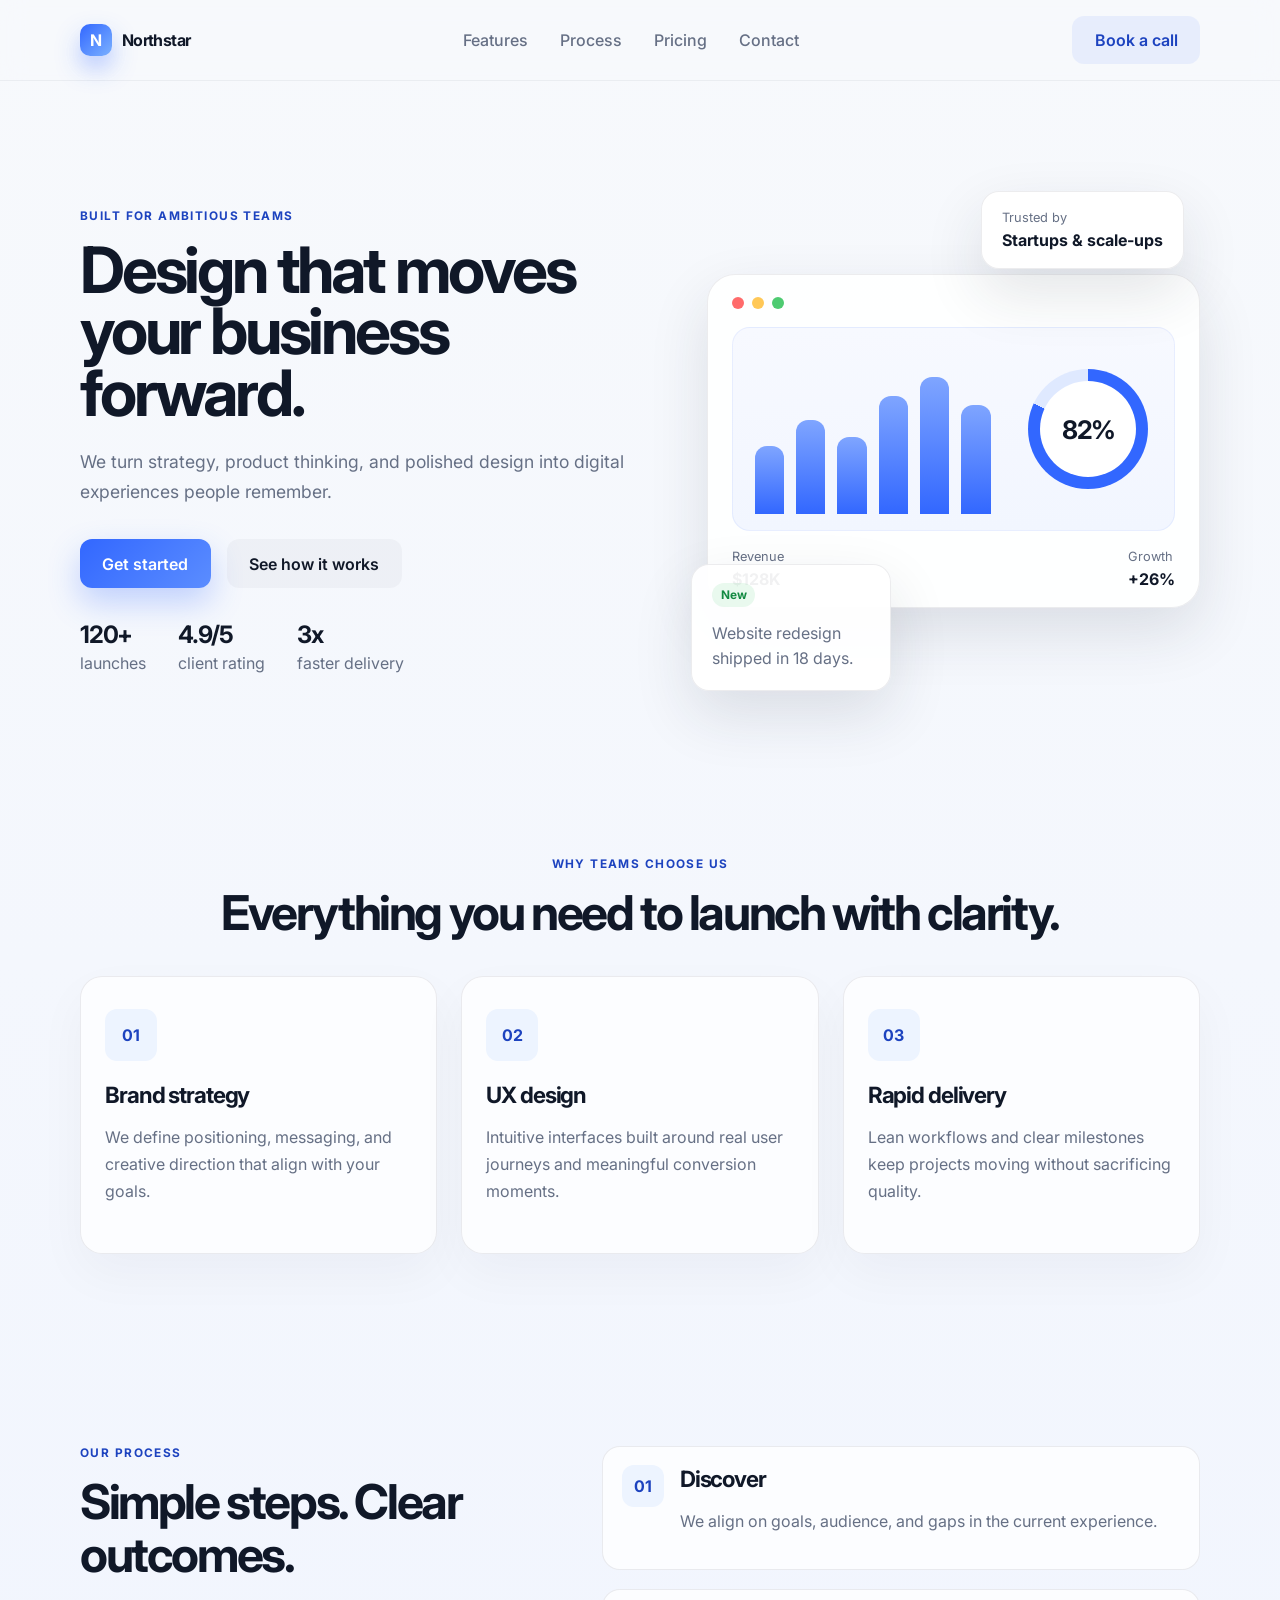
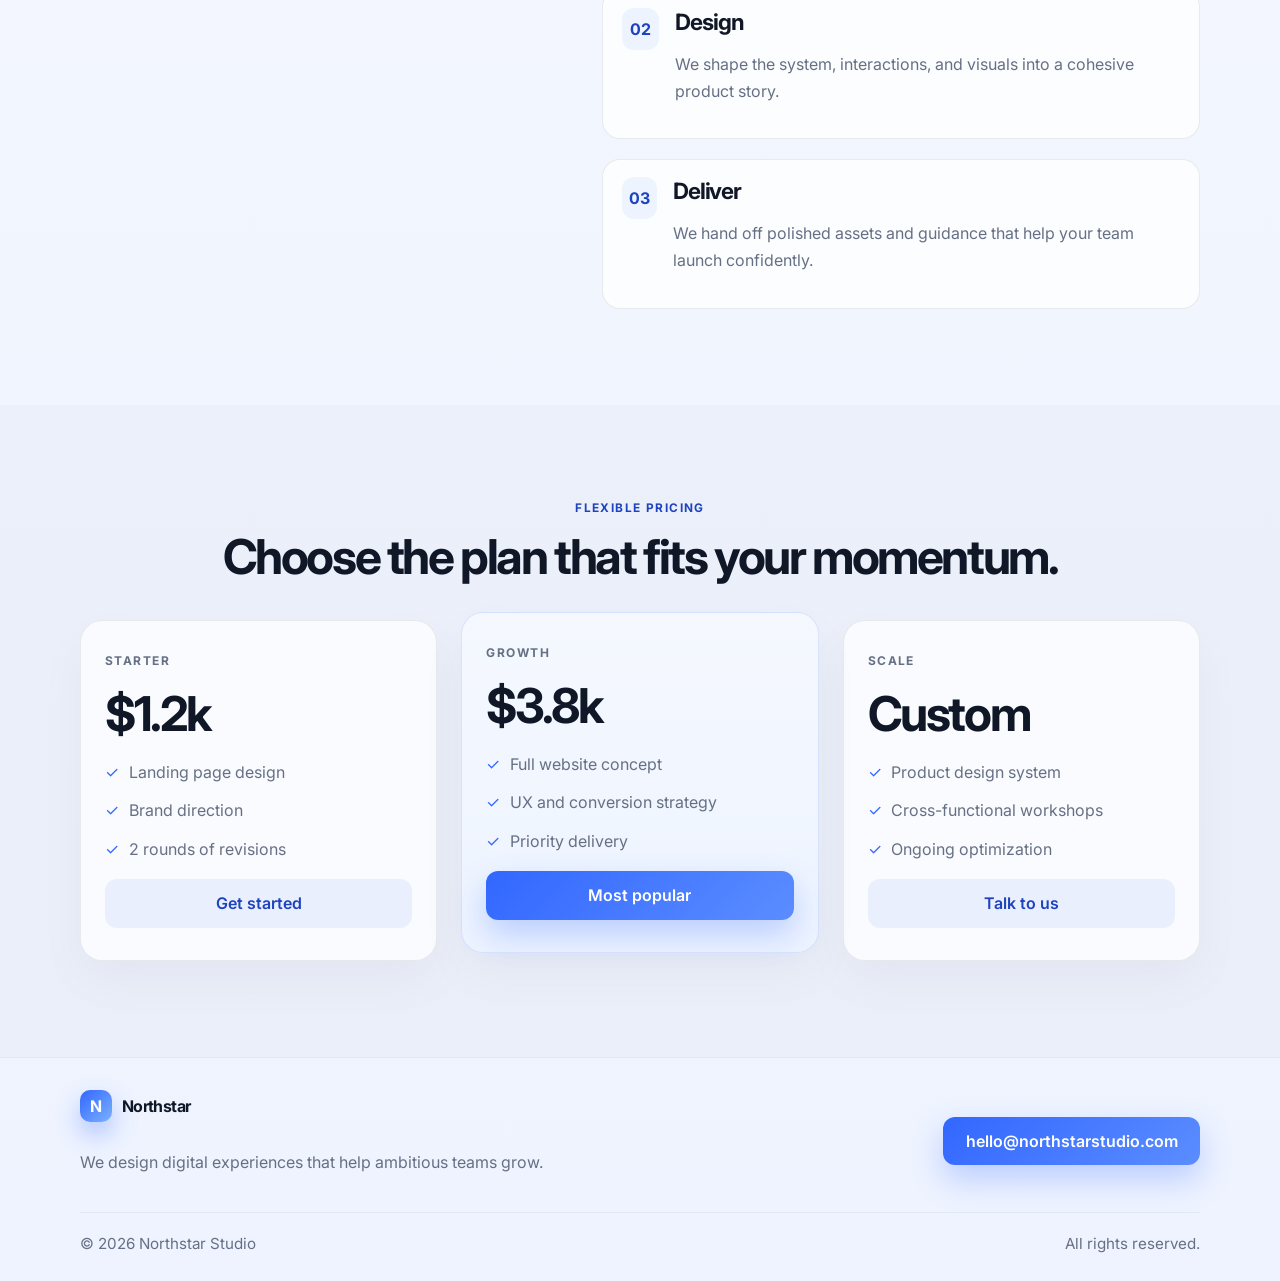
<file: index-northstar.html>
<!DOCTYPE html>
<html lang="en">
  <head>
    <meta charset="UTF-8" />
    <meta name="viewport" content="width=device-width, initial-scale=1.0" />
    <title>Northstar Studio</title>
    <meta
      name="description"
      content="Northstar Studio helps businesses launch faster with thoughtful design and modern digital experiences."
    />
    <link rel="preconnect" href="https://fonts.googleapis.com" />
    <link rel="preconnect" href="https://fonts.gstatic.com" crossorigin />
    <link
      href="https://fonts.googleapis.com/css2?family=Inter:wght@400;500;600;700;800&display=swap"
      rel="stylesheet"
    />
    <link rel="stylesheet" href="style.css" />
  </head>
  <body>
    <header class="site-header">
      <div class="container nav">
        <div class="brand" aria-label="Northstar Studio home">
          <span class="brand-mark">N</span>
          <span>Northstar</span>
        </div>
        <nav class="main-nav" aria-label="Main navigation">
          <a href="#features">Features</a>
          <a href="#process">Process</a>
          <a href="#pricing">Pricing</a>
          <a href="#contact">Contact</a>
        </nav>
        <a class="button button-secondary" href="#contact">Book a call</a>
      </div>
    </header>

    <main>
      <section class="hero">
        <div class="container hero-grid">
          <div class="hero-copy">
            <p class="eyebrow">Built for ambitious teams</p>
            <h1>Design that moves your business forward.</h1>
            <p class="lead">
              We turn strategy, product thinking, and polished design into digital
              experiences people remember.
            </p>
            <div class="actions">
              <a class="button button-primary" href="#pricing">Get started</a>
              <a class="button button-ghost" href="#features">See how it works</a>
            </div>
            <ul class="mini-stats" aria-label="Key metrics">
              <li><strong>120+</strong><span>launches</span></li>
              <li><strong>4.9/5</strong><span>client rating</span></li>
              <li><strong>3x</strong><span>faster delivery</span></li>
            </ul>
          </div>

          <div class="hero-visual" aria-label="Product dashboard preview">
            <div class="dashboard-card card-main">
              <div class="card-header">
                <span class="dot red"></span>
                <span class="dot yellow"></span>
                <span class="dot green"></span>
              </div>
              <div class="chart-panel">
                <div class="bar-group">
                  <span style="height: 45%"></span>
                  <span style="height: 62%"></span>
                  <span style="height: 51%"></span>
                  <span style="height: 78%"></span>
                  <span style="height: 90%"></span>
                  <span style="height: 72%"></span>
                </div>
                <div class="ring-wrap">
                  <div class="ring">
                    <strong>82%</strong>
                  </div>
                </div>
              </div>
              <div class="stats-row">
                <div>
                  <span class="label">Revenue</span>
                  <strong>$128K</strong>
                </div>
                <div>
                  <span class="label">Growth</span>
                  <strong>+26%</strong>
                </div>
              </div>
            </div>
            <div class="floating-card card-note">
              <span class="tag">New</span>
              <p>Website redesign shipped in 18 days.</p>
            </div>
            <div class="floating-card card-badge">
              <span>Trusted by</span>
              <strong>Startups & scale-ups</strong>
            </div>
          </div>
        </div>
      </section>

      <section id="features" class="features section">
        <div class="container">
          <div class="section-heading">
            <p class="eyebrow">Why teams choose us</p>
            <h2>Everything you need to launch with clarity.</h2>
          </div>
          <div class="feature-grid">
            <article class="feature-card">
              <div class="icon">01</div>
              <h3>Brand strategy</h3>
              <p>We define positioning, messaging, and creative direction that align with your goals.</p>
            </article>
            <article class="feature-card">
              <div class="icon">02</div>
              <h3>UX design</h3>
              <p>Intuitive interfaces built around real user journeys and meaningful conversion moments.</p>
            </article>
            <article class="feature-card">
              <div class="icon">03</div>
              <h3>Rapid delivery</h3>
              <p>Lean workflows and clear milestones keep projects moving without sacrificing quality.</p>
            </article>
          </div>
        </div>
      </section>

      <section id="process" class="section process">
        <div class="container split">
          <div>
            <p class="eyebrow">Our process</p>
            <h2>Simple steps. Clear outcomes.</h2>
          </div>
          <div class="process-list">
            <div class="process-item">
              <span>01</span>
              <div>
                <h3>Discover</h3>
                <p>We align on goals, audience, and gaps in the current experience.</p>
              </div>
            </div>
            <div class="process-item">
              <span>02</span>
              <div>
                <h3>Design</h3>
                <p>We shape the system, interactions, and visuals into a cohesive product story.</p>
              </div>
            </div>
            <div class="process-item">
              <span>03</span>
              <div>
                <h3>Deliver</h3>
                <p>We hand off polished assets and guidance that help your team launch confidently.</p>
              </div>
            </div>
          </div>
        </div>
      </section>

      <section id="pricing" class="section pricing">
        <div class="container">
          <div class="section-heading">
            <p class="eyebrow">Flexible pricing</p>
            <h2>Choose the plan that fits your momentum.</h2>
          </div>
          <div class="pricing-grid">
            <article class="price-card">
              <p class="plan">Starter</p>
              <h3>$1.2k</h3>
              <ul>
                <li>Landing page design</li>
                <li>Brand direction</li>
                <li>2 rounds of revisions</li>
              </ul>
              <a href="#contact" class="button button-secondary">Get started</a>
            </article>
            <article class="price-card featured">
              <p class="plan">Growth</p>
              <h3>$3.8k</h3>
              <ul>
                <li>Full website concept</li>
                <li>UX and conversion strategy</li>
                <li>Priority delivery</li>
              </ul>
              <a href="#contact" class="button button-primary">Most popular</a>
            </article>
            <article class="price-card">
              <p class="plan">Scale</p>
              <h3>Custom</h3>
              <ul>
                <li>Product design system</li>
                <li>Cross-functional workshops</li>
                <li>Ongoing optimization</li>
              </ul>
              <a href="#contact" class="button button-secondary">Talk to us</a>
            </article>
          </div>
        </div>
      </section>
    </main>

    <footer id="contact" class="site-footer">
      <div class="container footer-wrap">
        <div>
          <div class="brand footer-brand">
            <span class="brand-mark">N</span>
            <span>Northstar</span>
          </div>
          <p>We design digital experiences that help ambitious teams grow.</p>
        </div>
        <a class="button button-primary" href="mailto:hello@northstarstudio.com">hello@northstarstudio.com</a>
      </div>
      <div class="container legal">
        <span>© <span id="year"></span> Northstar Studio</span>
        <span>All rights reserved.</span>
      </div>
    </footer>

    <script src="script.js"></script>
  </body>
</html>
</file>
<file: style.css>
:root {
  --bg: #f4f7fb;
  --panel: #ffffff;
  --panel-alt: #edf4ff;
  --primary: #3267ff;
  --primary-deep: #1d43bf;
  --text: #101828;
  --muted: #667085;
  --border: rgba(16, 24, 40, 0.08);
  --shadow: 0 24px 60px rgba(31, 41, 55, 0.12);
}

* {
  box-sizing: border-box;
}

html {
  scroll-behavior: smooth;
}

body {
  margin: 0;
  font-family: "Inter", sans-serif;
  background: linear-gradient(180deg, #f7f9fc 0%, #eef3ff 100%);
  color: var(--text);
}

a {
  color: inherit;
  text-decoration: none;
}

img {
  max-width: 100%;
  display: block;
}

.container {
  width: min(1120px, calc(100% - 2rem));
  margin: 0 auto;
}

.section {
  padding: 96px 0;
}

.site-header {
  position: sticky;
  top: 0;
  z-index: 10;
  backdrop-filter: blur(12px);
  background: rgba(247, 249, 252, 0.72);
  border-bottom: 1px solid rgba(16, 24, 40, 0.05);
}

.nav {
  display: flex;
  align-items: center;
  justify-content: space-between;
  min-height: 80px;
  gap: 1rem;
}

.brand {
  display: inline-flex;
  align-items: center;
  gap: 10px;
  font-weight: 700;
  letter-spacing: -0.04em;
}

.brand-mark {
  width: 32px;
  height: 32px;
  border-radius: 10px;
  display: grid;
  place-items: center;
  background: linear-gradient(135deg, var(--primary), #7bb1ff);
  color: #fff;
  box-shadow: 0 12px 24px rgba(50, 103, 255, 0.34);
}

.main-nav {
  display: flex;
  align-items: center;
  gap: 2rem;
  color: var(--muted);
  font-weight: 500;
}

.main-nav a {
  transition: color 0.2s ease;
}

.main-nav a:hover,
.main-nav a:focus-visible {
  color: var(--text);
}

.button {
  display: inline-flex;
  align-items: center;
  justify-content: center;
  padding: 0.9rem 1.4rem;
  border-radius: 12px;
  font-weight: 600;
  transition: transform 0.2s ease, box-shadow 0.2s ease;
}

.button:hover,
.button:focus-visible {
  transform: translateY(-1px);
}

.button-primary {
  background: linear-gradient(135deg, var(--primary), #5b8dff);
  color: white;
  box-shadow: 0 14px 32px rgba(50, 103, 255, 0.28);
}

.button-secondary {
  background: rgba(50, 103, 255, 0.08);
  color: var(--primary-deep);
}

.button-ghost {
  background: rgba(16, 24, 40, 0.03);
  color: var(--text);
}

.hero {
  padding: 80px 0 40px;
}

.hero-grid {
  display: grid;
  grid-template-columns: 1.08fr 0.92fr;
  align-items: center;
  gap: 3rem;
}

.eyebrow {
  margin: 0 0 1rem;
  text-transform: uppercase;
  letter-spacing: 0.12em;
  font-size: 0.74rem;
  font-weight: 700;
  color: var(--primary-deep);
}

h1,
h2,
h3 {
  margin: 0;
  letter-spacing: -0.05em;
}

h1 {
  font-size: clamp(2.8rem, 5vw, 5rem);
  line-height: 0.96;
  max-width: 570px;
}

h2 {
  font-size: clamp(2rem, 4vw, 3rem);
  line-height: 1.1;
}

.lead {
  margin: 1.5rem 0 0;
  max-width: 560px;
  color: var(--muted);
  font-size: 1.1rem;
  line-height: 1.7;
}

.actions {
  display: flex;
  flex-wrap: wrap;
  gap: 1rem;
  margin-top: 2rem;
}

.mini-stats {
  list-style: none;
  padding: 0;
  margin: 2rem 0 0;
  display: flex;
  flex-wrap: wrap;
  gap: 2rem;
}

.mini-stats li {
  display: flex;
  flex-direction: column;
  gap: 0.25rem;
}

.mini-stats strong {
  font-size: 1.5rem;
  letter-spacing: -0.05em;
}

.mini-stats span {
  color: var(--muted);
}

.hero-visual {
  position: relative;
  min-height: 560px;
  display: grid;
  place-items: center;
}

.dashboard-card {
  width: min(100%, 540px);
  background: rgba(255, 255, 255, 0.9);
  border: 1px solid var(--border);
  border-radius: 28px;
  box-shadow: var(--shadow);
}

.card-main {
  padding: 22px 24px 18px;
}

.card-header {
  display: flex;
  gap: 8px;
  padding-bottom: 18px;
}

.dot {
  width: 12px;
  height: 12px;
  border-radius: 50%;
  display: inline-block;
}

.dot.red { background: #ff6b6b; }
.dot.yellow { background: #ffc857; }
.dot.green { background: #4ecb71; }

.chart-panel {
  display: grid;
  grid-template-columns: 1.6fr 0.9fr;
  gap: 22px;
  background: linear-gradient(180deg, #f7f9ff 0%, #f2f6ff 100%);
  border: 1px solid rgba(50, 103, 255, 0.08);
  border-radius: 18px;
  padding: 16px;
}

.bar-group {
  height: 170px;
  display: flex;
  align-items: end;
  gap: 12px;
  padding: 18px 6px 0;
}

.bar-group span {
  flex: 1;
  background: linear-gradient(180deg, #7fa5ff 0%, var(--primary) 100%);
  border-radius: 12px 12px 0 0;
  min-height: 24px;
}

.ring-wrap {
  display: grid;
  place-items: center;
}

.ring {
  width: 120px;
  height: 120px;
  border-radius: 50%;
  display: grid;
  place-items: center;
  background: conic-gradient(var(--primary) 0 82%, #dfe9ff 82% 100%);
  position: relative;
}

.ring::before {
  content: "";
  position: absolute;
  inset: 12px;
  background: white;
  border-radius: 50%;
}

.ring strong {
  position: relative;
  z-index: 1;
  font-size: 1.6rem;
  letter-spacing: -0.06em;
}

.stats-row {
  display: flex;
  justify-content: space-between;
  padding-top: 18px;
}

.stats-row > div {
  display: flex;
  flex-direction: column;
  gap: 0.3rem;
}

.label {
  color: var(--muted);
  font-size: 0.8rem;
}

.floating-card {
  position: absolute;
  border-radius: 18px;
  background: rgba(255, 255, 255, 0.94);
  border: 1px solid var(--border);
  box-shadow: var(--shadow);
}

.card-note {
  left: -16px;
  bottom: 30px;
  padding: 18px 20px;
  max-width: 200px;
}

.tag {
  display: inline-block;
  padding: 0.32rem 0.55rem;
  border-radius: 999px;
  background: rgba(76, 201, 118, 0.12);
  color: #138a42;
  font-size: 0.74rem;
  font-weight: 700;
}

.card-note p {
  margin: 0.85rem 0 0;
  color: var(--muted);
  line-height: 1.6;
}

.card-badge {
  right: 16px;
  top: 30px;
  padding: 18px 20px;
  display: flex;
  flex-direction: column;
  gap: 0.3rem;
  text-align: left;
}

.card-badge span {
  color: var(--muted);
  font-size: 0.8rem;
}

.section-heading {
  margin-bottom: 2.25rem;
  text-align: center;
}

.feature-grid,
.pricing-grid {
  display: grid;
  grid-template-columns: repeat(3, minmax(0, 1fr));
  gap: 1.5rem;
}

.feature-card,
.price-card {
  background: rgba(255, 255, 255, 0.75);
  border: 1px solid var(--border);
  border-radius: 22px;
  padding: 2rem 1.5rem;
  box-shadow: 0 20px 50px rgba(15, 23, 42, 0.04);
}

.feature-card .icon {
  width: 52px;
  height: 52px;
  display: grid;
  place-items: center;
  border-radius: 12px;
  color: var(--primary-deep);
  font-weight: 700;
  background: var(--panel-alt);
  margin-bottom: 1.25rem;
}

.feature-card h3,
.process-item h3 {
  font-size: 1.4rem;
  margin-bottom: 0.7rem;
}

.feature-card p,
.process-item p,
.price-card li,
.site-footer p,
.legal {
  color: var(--muted);
  line-height: 1.7;
}

.split {
  display: grid;
  grid-template-columns: 0.9fr 1.1fr;
  gap: 2rem;
  align-items: start;
}

.process-list {
  display: grid;
  gap: 1.2rem;
}

.process-item {
  display: flex;
  gap: 1rem;
  align-items: flex-start;
  background: rgba(255, 255, 255, 0.75);
  border: 1px solid var(--border);
  border-radius: 18px;
  padding: 1.1rem 1.2rem;
}

.process-item span {
  width: 42px;
  height: 42px;
  border-radius: 12px;
  display: grid;
  place-items: center;
  background: var(--panel-alt);
  color: var(--primary-deep);
  font-weight: 700;
}

.pricing {
  background: rgba(18, 24, 38, 0.02);
}

.price-card {
  display: flex;
  flex-direction: column;
  gap: 1rem;
}

.plan {
  margin: 0;
  color: var(--muted);
  text-transform: uppercase;
  letter-spacing: 0.12em;
  font-size: 0.75rem;
  font-weight: 700;
}

.price-card h3 {
  font-size: clamp(2rem, 4vw, 3rem);
}

.price-card ul {
  list-style: none;
  padding: 0;
  margin: 0;
  display: grid;
  gap: 0.7rem;
}

.price-card li::before {
  content: "✓";
  color: var(--primary);
  margin-right: 0.6rem;
}

.price-card.featured {
  background: linear-gradient(180deg, #f5f8ff 0%, #edf4ff 100%);
  border-color: rgba(50, 103, 255, 0.14);
  transform: translateY(-8px);
}

.site-footer {
  padding: 32px 0 24px;
  border-top: 1px solid rgba(16, 24, 40, 0.05);
}

.footer-wrap,
.legal {
  display: flex;
  justify-content: space-between;
  align-items: center;
  gap: 1rem;
}

.footer-brand {
  margin-bottom: 0.7rem;
}

.legal {
  margin-top: 1.25rem;
  padding-top: 1.1rem;
  border-top: 1px solid rgba(16, 24, 40, 0.05);
  font-size: 0.95rem;
}

@media (max-width: 900px) {
  .hero-grid,
  .split,
  .feature-grid,
  .pricing-grid {
    grid-template-columns: 1fr;
  }

  .main-nav {
    display: none;
  }

  .hero {
    padding-top: 48px;
  }

  .hero-visual {
    min-height: 480px;
  }
}

@media (max-width: 640px) {
  .nav {
    min-height: 70px;
  }

  .button {
    width: 100%;
  }

  .actions {
    display: grid;
  }

  .mini-stats {
    justify-content: space-between;
    gap: 1rem;
  }

  .card-note {
    left: 18px;
    bottom: 18px;
  }

  .card-badge {
    right: 10px;
    top: 10px;
  }

  .footer-wrap,
  .legal {
    flex-direction: column;
    align-items: flex-start;
  }
}
</file>
